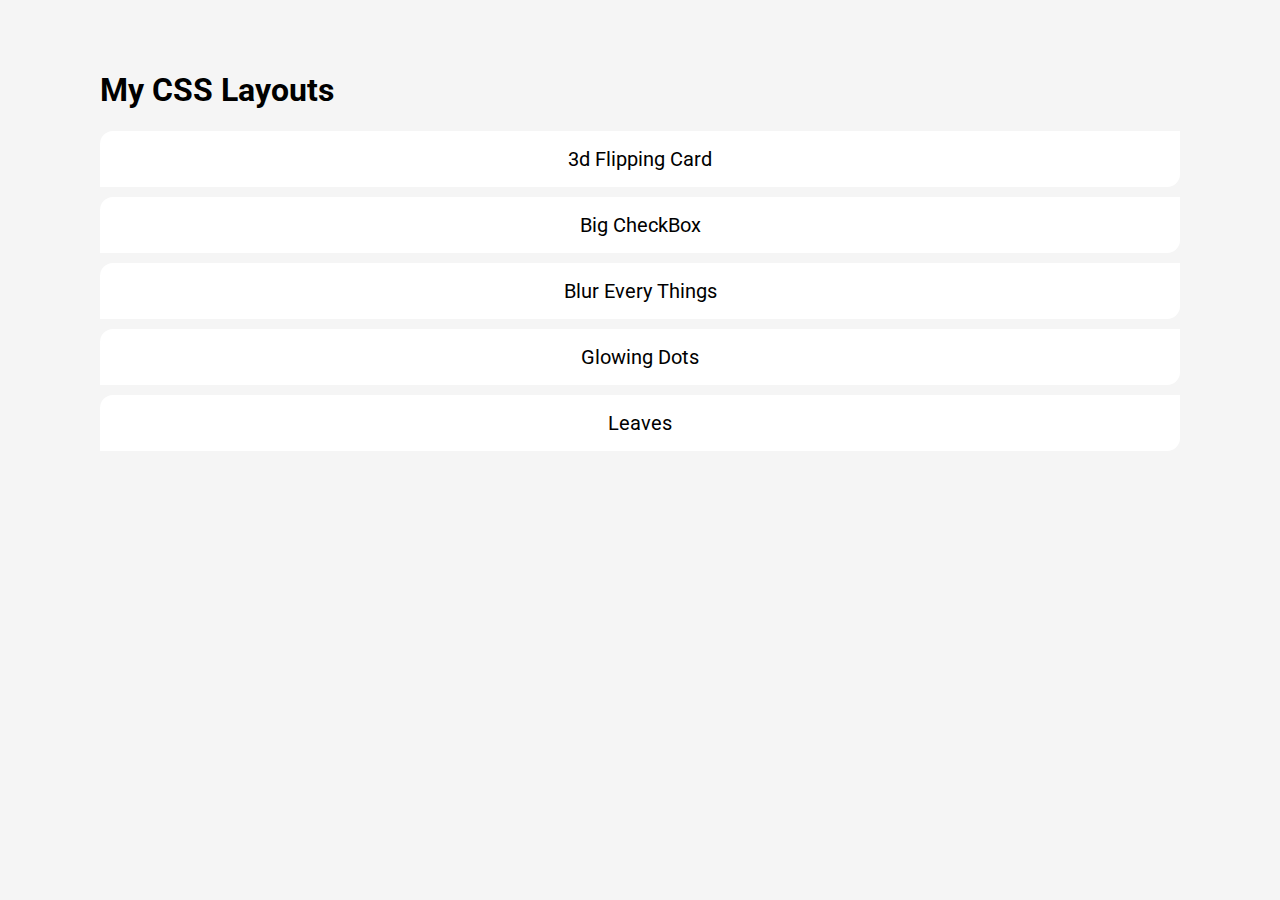
<file: index.html>
<!DOCTYPE html>
<html lang="en">
<head>
    <meta charset="UTF-8">
    <meta http-equiv="X-UA-Compatible" content="IE=edge">
    <meta name="viewport" content="width=device-width, initial-scale=1.0">
    <title>My Css Layouts</title>
    
    <link rel="preload" as="style" href="https://fonts.googleapis.com/css2?family=Poppins:wght@600&amp;family=Roboto:wght@300;400;500;700&amp;display=swap"/>
    <link rel="stylesheet" href="https://fonts.googleapis.com/css2?family=Poppins:wght@600&amp;family=Roboto:wght@300;400;500;700&amp;display=swap" media="print" onload="this.media='all'"/>
    
    <style>
        body {
            padding: 0; margin: 0; box-sizing: border-box;background-color: rgb(245, 245, 245);
            font-family: "Roboto",sans-serif;
        }
        main.container {
            max-width: 1100px;
            margin: 50px auto;
        }
        .wrapper {
            margin: 0 10px;
            display: flex;
            flex-direction: column;
            justify-content: center;
        }
        .item {
            width: auto;
            margin-bottom: 10px;
            background-color: white;
            border-radius: 13px 0;
            padding: 1rem 2rem;
            text-align: center;
        }
        .item a {
            font-size: 15pt;
            text-decoration: none;
            color: black !important;
            display: block;
        }

    </style>
</head>
<body>

    <main class="container">
        <div class="wrapper">

            <h1>My CSS Layouts</h1>

            <div class="item">
                <a href="https://loquacious-klepon-59b03e.netlify.app/3dFlippingCard/">3d Flipping Card</a>
            </div>

            <div class="item">
                <a href="https://loquacious-klepon-59b03e.netlify.app/BigCheckBox/">Big CheckBox</a>
            </div>

            <div class="item">
                <a href="https://loquacious-klepon-59b03e.netlify.app/BlurEveryThings/">Blur Every Things</a>
            </div>

            <div class="item">
                <a href="https://loquacious-klepon-59b03e.netlify.app/GlowingDots/">Glowing Dots</a>
            </div>

            <div class="item">
                <a href="https://loquacious-klepon-59b03e.netlify.app/Leaves/">Leaves</a>
            </div>

        </div>
    </main>

</body>
</html>
</file>
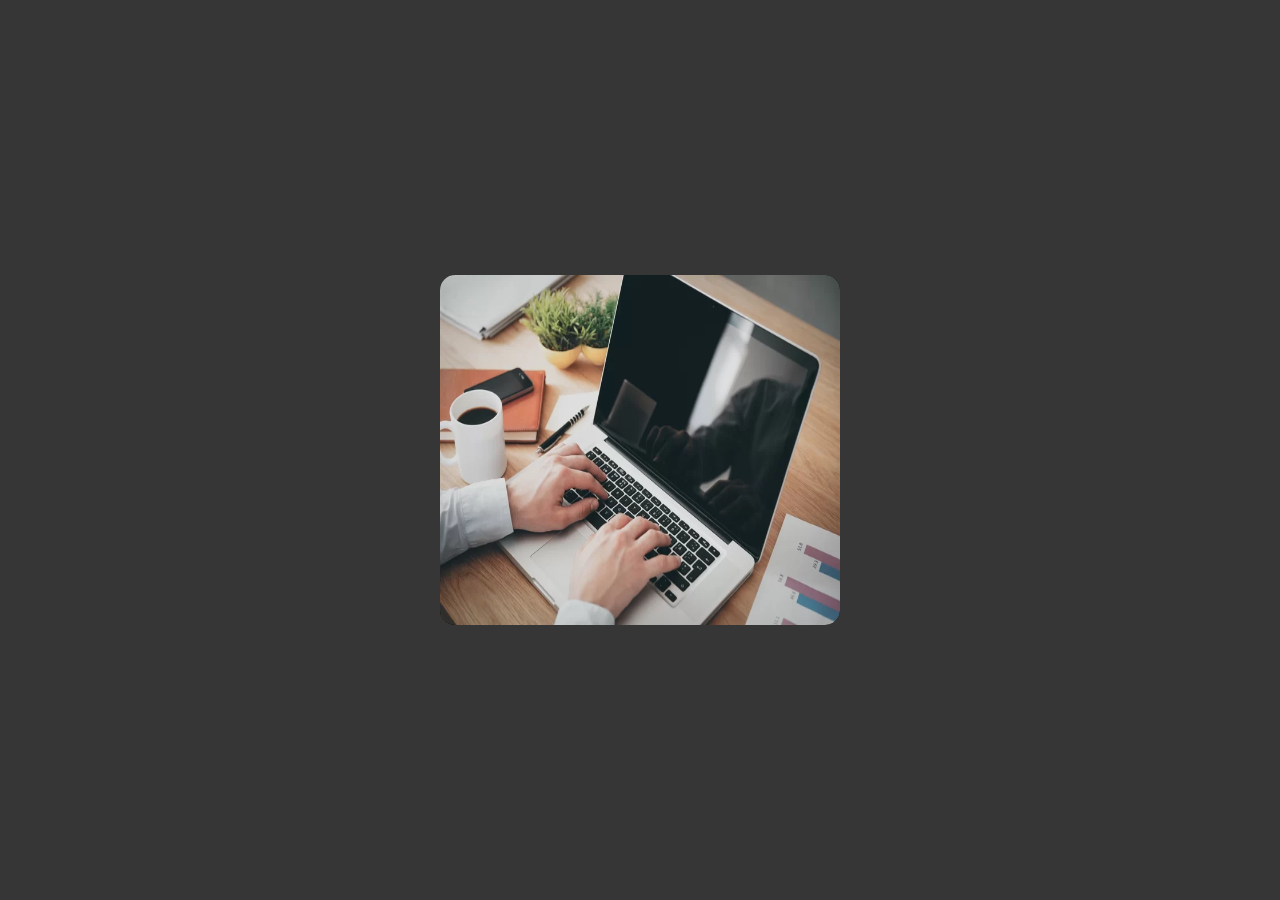
<file: 3dFlippingCard/index.html>
<!DOCTYPE html>
<html lang="en">
<head>
    <meta charset="UTF-8">
    <meta http-equiv="X-UA-Compatible" content="IE=edge">
    <meta name="viewport" content="width=device-width, initial-scale=1.0">
    <title>3D Image</title>
    <link rel="stylesheet" href="css/custom.css">

</head>
<body>
    
    <div class="card">

        <div class="front">
            <img src="img/bg.webp">
        </div>

        <div class="back">
            <div class="detail">
                <h1>Peaka</h1>
                <p>FullStack Developer (Python ~ Django)</p>
            </div>
        </div>
    </div>

</body>
</html>
</file>
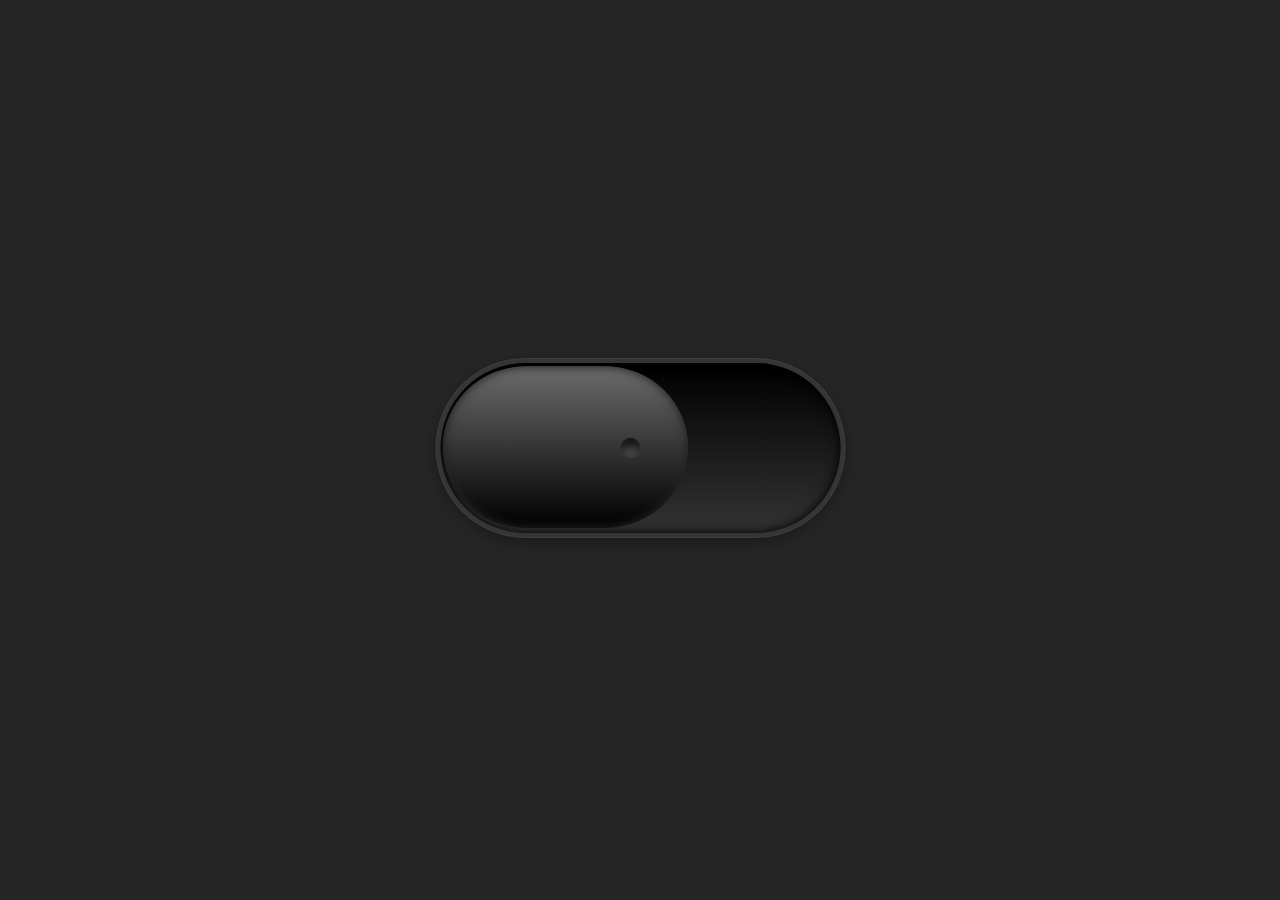
<file: BigCheckBox/index.html>
<!DOCTYPE html>
<html lang="en">
<head>
    <meta charset="UTF-8">
    <meta http-equiv="X-UA-Compatible" content="IE=edge">
    <meta name="viewport" content="width=device-width, initial-scale=1.0">
    <link rel="stylesheet" href="css/custom.css">
    <title>Big CheckBox</title>
</head>
<body>

    <div class="container">
        <input type="checkbox">
    </div>
    
</body>
</html>
</file>
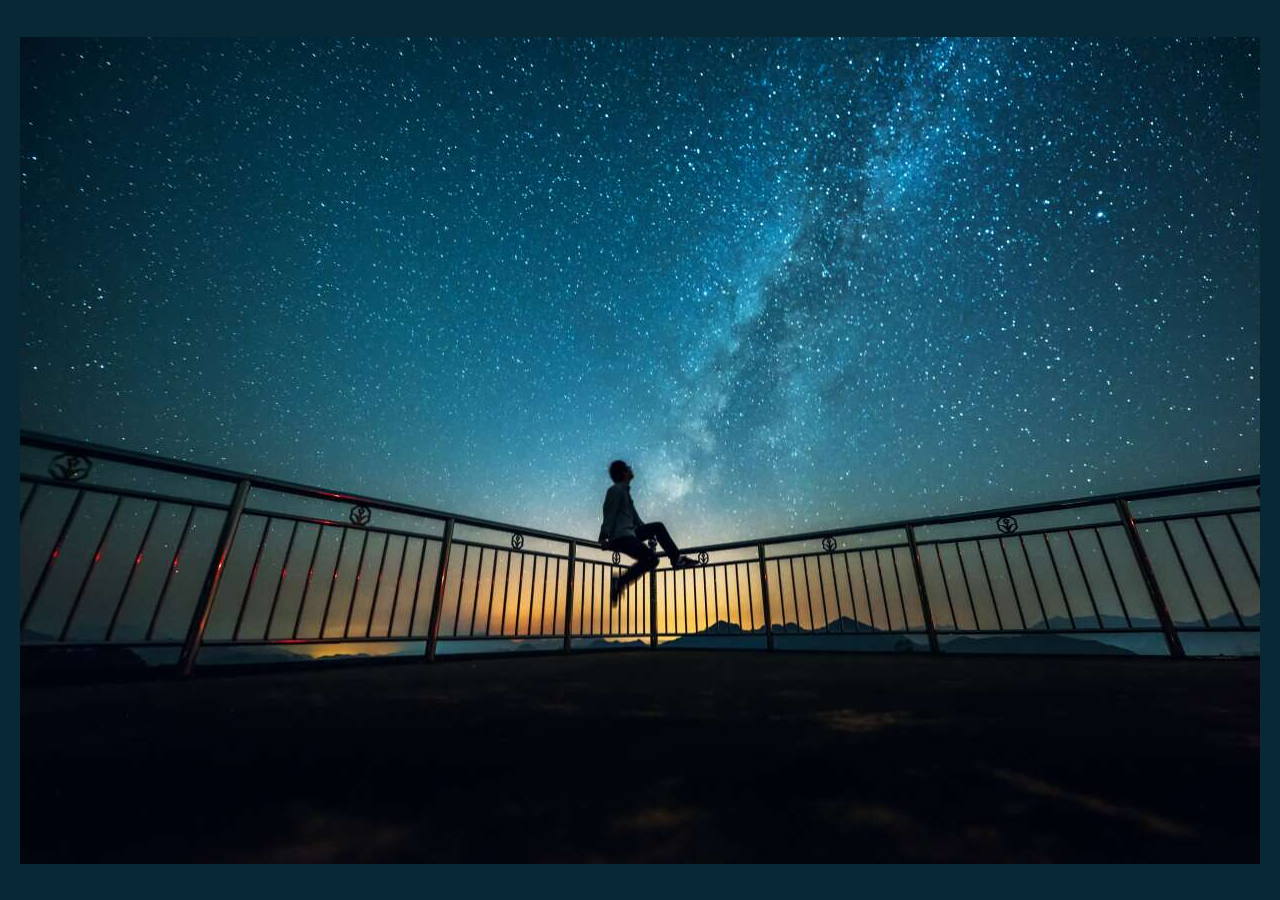
<file: BlurEveryThings/index.html>
<!DOCTYPE html>
<html lang="en">
<head>
    <meta charset="UTF-8">
    <meta http-equiv="X-UA-Compatible" content="IE=edge">
    <meta name="viewport" content="width=device-width, initial-scale=1.0">
    <title>Blur Every Things</title>
    
    <link rel="stylesheet" href="css/custom.css">

</head>
<body>
    
    <section>
        <div class="layer2"></div>
        <div class="layer1"></div>
    </section>

</body>
</html>
</file>
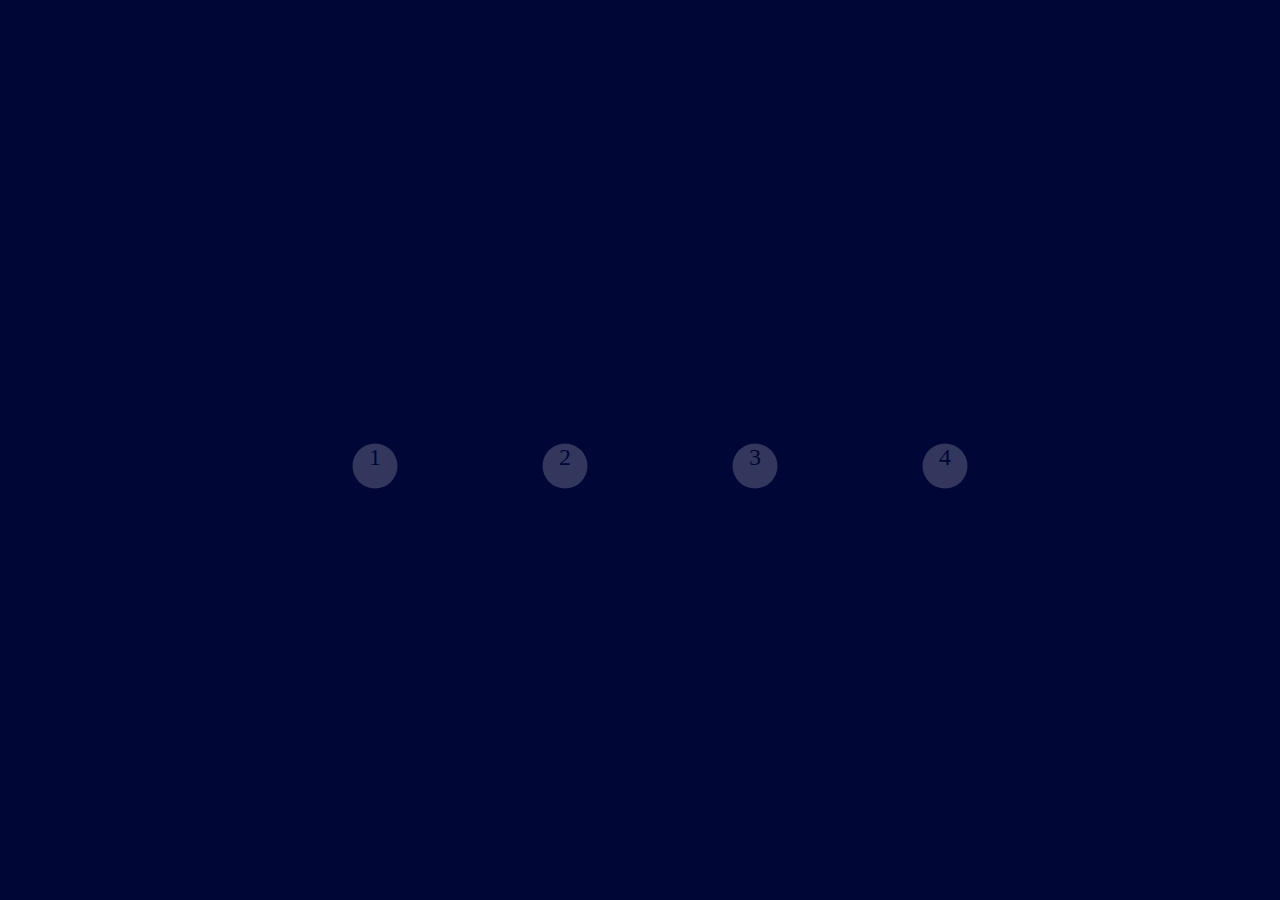
<file: GlowingDots/index.html>
<!DOCTYPE html>
<html lang="en">
<head>
    <meta charset="UTF-8">
    <meta http-equiv="X-UA-Compatible" content="IE=edge">
    <meta name="viewport" content="width=device-width, initial-scale=1.0">
    <title>Glowing Dots</title>
    <link rel="stylesheet" href="css/custom.css">
</head>
<body>
    
    <ul>
        <li>1</li>
        <li>2</li>
        <li>3</li>
        <li>4</li>
    </ul>

</body>
</html>
</file>
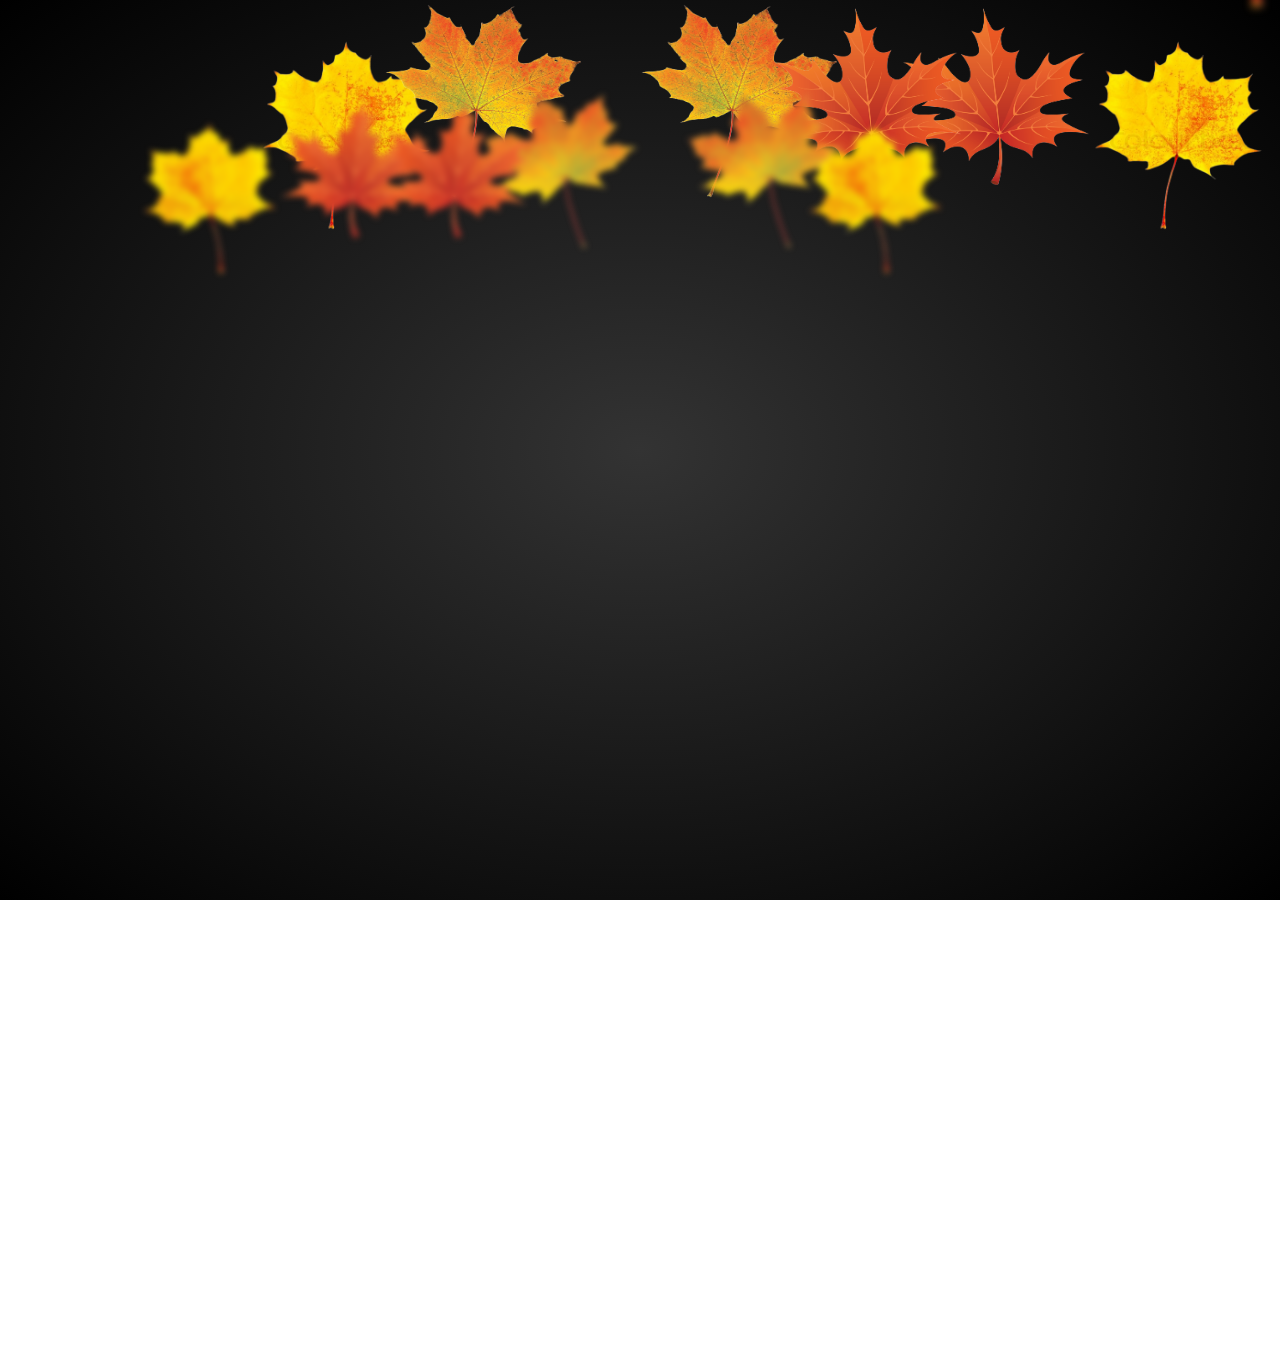
<file: Leaves/index.html>
<!DOCTYPE html>
<html lang="en">
<head>
    <meta charset="UTF-8">
    <meta http-equiv="X-UA-Compatible" content="IE=edge">
    <meta name="viewport" content="width=device-width, initial-scale=1.0">
    <title>Leaves</title>

    <link rel="stylesheet" href="css/custom.css">

</head>
<body>

    <section>
        <div class="set">
            <div><img src="./img/1.png" class="img1"></div>
            <div><img src="./img/2.png" class="img2"></div>
            <div><img src="./img/3.png" class="img3"></div>
            <div><img src="./img/1.png" class="img1"></div>
            <div><img src="./img/2.png" class="img2"></div>
            <div><img src="./img/3.png" class="img3"></div>
        </div>
        <div class="set set2">
            <div><img src="./img/1.png" class="img1"></div>
            <div><img src="./img/2.png" class="img2"></div>
            <div><img src="./img/3.png" class="img3"></div>
            <div><img src="./img/1.png" class="img1"></div>
            <div><img src="./img/2.png" class="img2"></div>
            <div><img src="./img/3.png" class="img3"></div>
        </div>
        <div class="set set3">
            <div><img src="./img/1.png" class="img1"></div>
            <div><img src="./img/2.png" class="img2"></div>
            <div><img src="./img/3.png" class="img3"></div>
            <div><img src="./img/1.png" class="img1"></div>
            <div><img src="./img/2.png" class="img2"></div>
            <div><img src="./img/3.png" class="img3"></div>
        </div>
    </section>

</body>
</html>
</file>
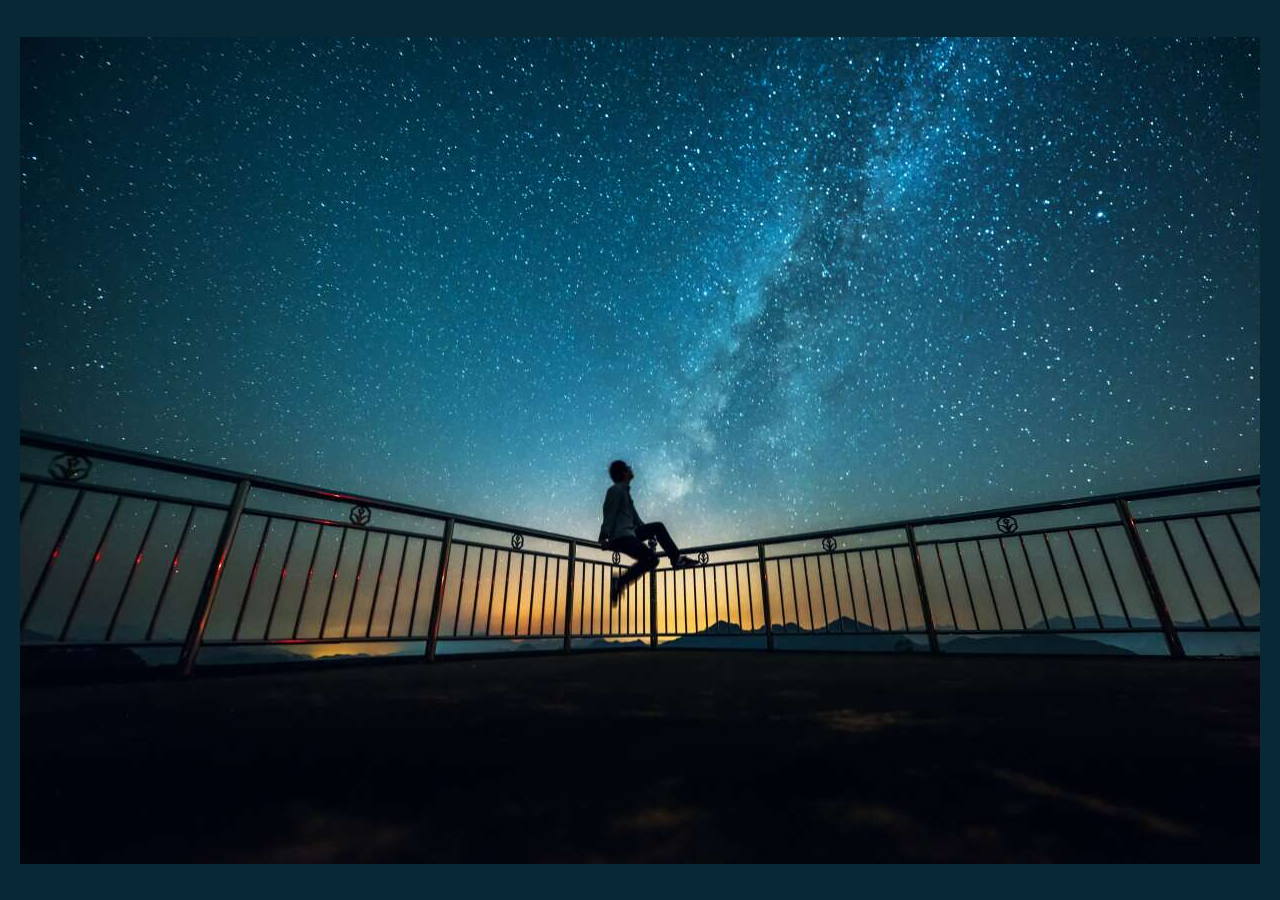
<file: BlurEveryThings/home.html>
<!DOCTYPE html>
<html lang="en">
<head>
    <meta charset="UTF-8">
    <meta http-equiv="X-UA-Compatible" content="IE=edge">
    <meta name="viewport" content="width=device-width, initial-scale=1.0">
    <title>Blur Every Things</title>
    
    <link rel="stylesheet" href="css/custom.css">

</head>
<body>
    
    <section>
        <div class="layer2"></div>
        <div class="layer1"></div>

    </section>

</body>
</html>
</file>
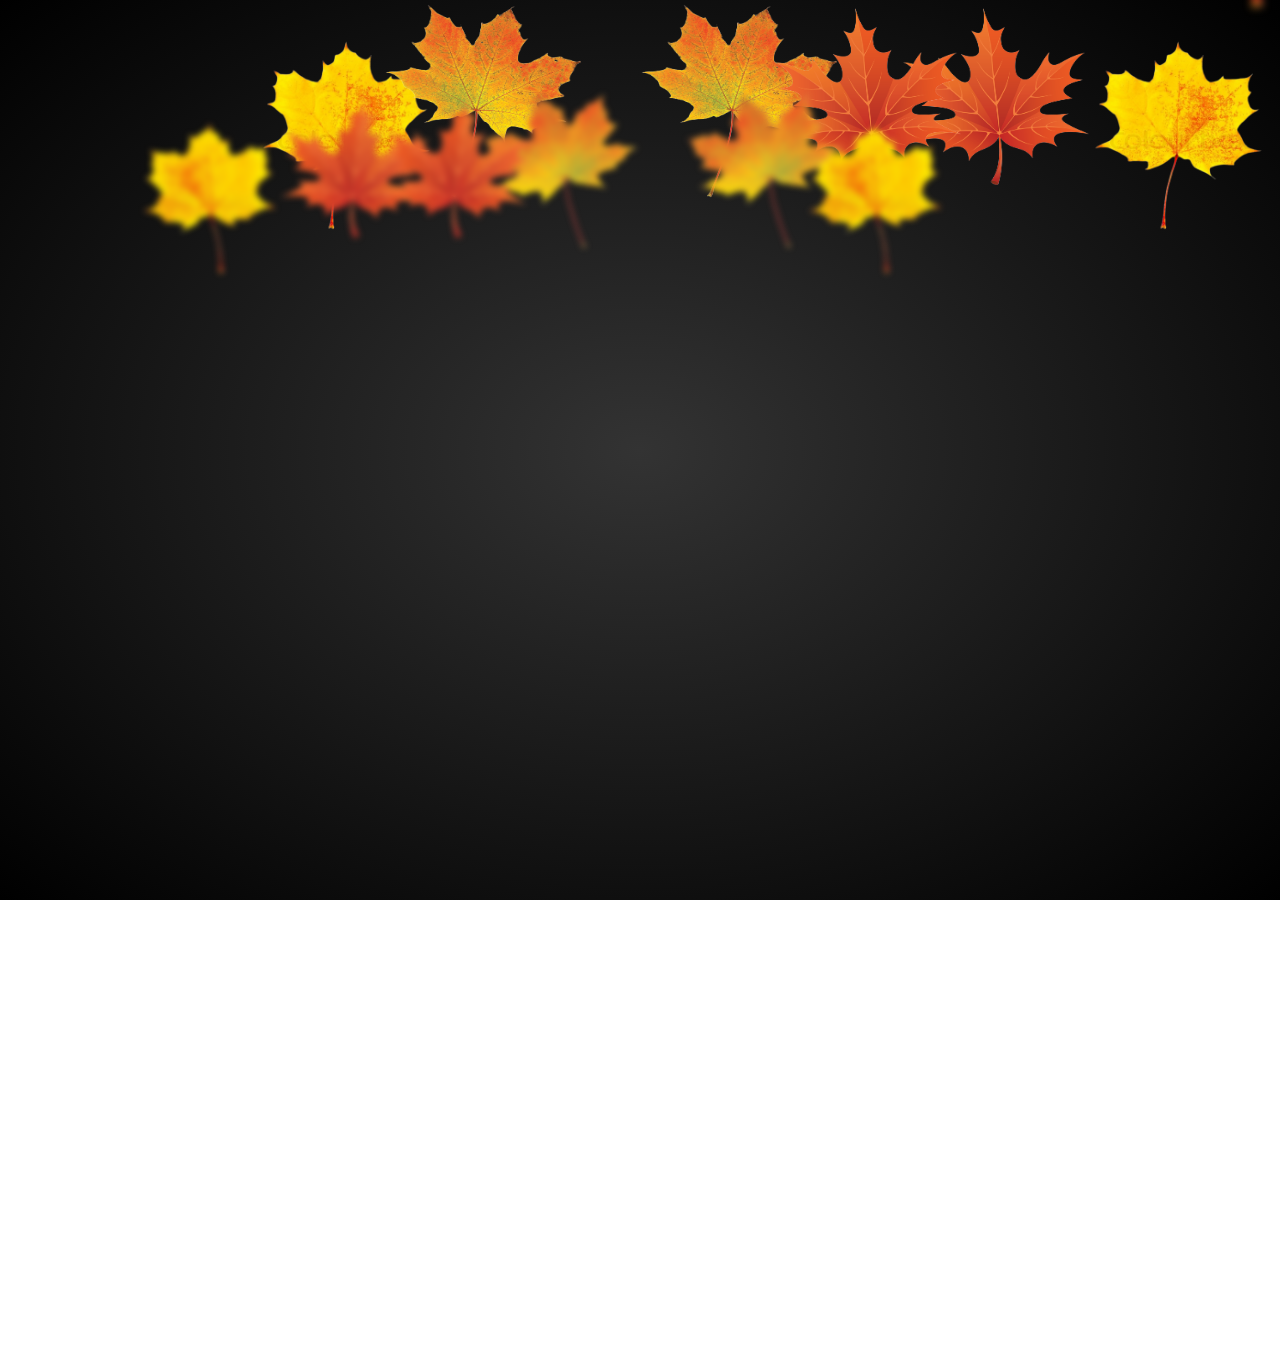
<file: Leaves/leaves.html>
<!DOCTYPE html>
<html lang="en">
<head>
    <meta charset="UTF-8">
    <meta http-equiv="X-UA-Compatible" content="IE=edge">
    <meta name="viewport" content="width=device-width, initial-scale=1.0">
    <title>Leaves</title>

    <link rel="stylesheet" href="leaves.css">

</head>
<body>

    <section>
        <div class="set">
            <div><img src="./img/1.png" class="img1"></div>
            <div><img src="./img/2.png" class="img2"></div>
            <div><img src="./img/3.png" class="img3"></div>
            <div><img src="./img/1.png" class="img1"></div>
            <div><img src="./img/2.png" class="img2"></div>
            <div><img src="./img/3.png" class="img3"></div>
        </div>
        <div class="set set2">
            <div><img src="./img/1.png" class="img1"></div>
            <div><img src="./img/2.png" class="img2"></div>
            <div><img src="./img/3.png" class="img3"></div>
            <div><img src="./img/1.png" class="img1"></div>
            <div><img src="./img/2.png" class="img2"></div>
            <div><img src="./img/3.png" class="img3"></div>
        </div>
        <div class="set set3">
            <div><img src="./img/1.png" class="img1"></div>
            <div><img src="./img/2.png" class="img2"></div>
            <div><img src="./img/3.png" class="img3"></div>
            <div><img src="./img/1.png" class="img1"></div>
            <div><img src="./img/2.png" class="img2"></div>
            <div><img src="./img/3.png" class="img3"></div>
        </div>
    </section>

</body>
</html>
</file>
<file: 3dFlippingCard/css/custom.css>
body{background-color:#363636}.card{position:absolute;top:50%;left:50%;transform:translate(-50%, -50%);height:350px;width:400px;perspective:600px;transform-style:preserve-3d}.card .front{position:absolute;top:0;left:0;background-color:#000;backface-visibility:hidden;width:100%;height:100%;transform:rotateX(0deg);transition:3s;border-radius:15px}.card .front img{height:100%;width:100%;border-radius:15px}.card .back{position:absolute;top:0;left:0;background-color:#646464;backface-visibility:hidden;width:100%;border-radius:15px;height:100%;transform:rotateX(180deg);transition:3s}.card .back .detail{position:absolute;top:50%;transform:translateY(-50%);padding:20px;text-align:center}.card .back .detail h1{font-size:35pt}.card .back .detail p{min-width:360px}.card .back::before{content:'';position:absolute;top:0;right:50%;border-radius:15px 0 0 15px;width:50%;height:100%;background-color:#cacaca}.card:hover .front{transform:rotateX(-180deg)}.card:hover .back{transform:rotateX(0deg)}
</file>
<file: BigCheckBox/css/custom.css>
body{padding:0;margin:0;box-sizing:border-box;background-color:#262626;height:100vh}body .container{position:absolute;top:50%;left:50%;transform:translate(-50%, -50%)}body .container input[type='checkbox']{position:relative;height:170px;width:400px;appearance:none;background:linear-gradient(0deg, #333, #000);outline:none;border-radius:100px;box-shadow:0 0 0 4px #353535,0 0 0 5px #3e3e3e,inset 0 0 10px #000,0 5px 20px rgba(0,0,0,0.5),inset 0 0 15px rgba(0,0,0,0.2);transition:0.5s}body .container input[type='checkbox']::before{content:'';position:absolute;top:0;left:0;bottom:4px;height:168px;width:250px;background:linear-gradient(0deg, #000, #6b6b6b);border-radius:100px;box-shadow:inset 0 0 10px 1px #232323;transform:scale(0.98, 0.96);transition:0.5s}body .container input[type='checkbox']::after{content:'';position:absolute;top:75px;left:180px;height:20px;width:20px;background:linear-gradient(0deg, #6b6b6b, #000);border-radius:15px;box-shadow:inset 0 0 10px 1px #232323;transition:0.5s}body .container input:checked[type='checkbox']{background:linear-gradient(0deg, #6dd1ff, #20b7ff)}body .container input:checked[type='checkbox']::before{left:150px}body .container input:checked[type='checkbox']::after{background:#63cdff;left:330px;box-shadow:0 0 5px #13b3ff, 0 0 15px #13b3ff}
</file>
<file: BlurEveryThings/css/custom.css>
body{padding:0;margin:0;box-sizing:border-box;background-color:#082835}section .layer1{position:absolute;left:0;top:0;background:url("../img/bg.jpg");background-repeat:no-repeat;background-position:center;background-attachment:fixed;transition:all 0.3s;height:100vh;width:100%}section .layer2{position:absolute;left:50%;top:50%;transform:translate(-50%, -50%);background:url("../img/bg.jpg");background-position:center;height:450px;width:600px;transition:all 0.3s;z-index:1}section .layer2:hover{box-shadow:0px 25px 60px rgba(0,0,0,0.8);transform:translate(-50%, -50%) scale(1.1)}section .layer2:hover ~ .layer1{filter:blur(10px);transform:scale(0.9)}
</file>
<file: GlowingDots/css/custom.css>
body{padding:0;margin:0;box-sizing:border-box;background-color:#000635}body ul{list-style:none;position:absolute;top:50%;left:50%;transform:translate(-50%, -50%);display:flex}body ul li{text-align:center;height:30px;color:#000635;width:30px;margin:0 80px;background-color:rgba(255,255,255,0.2);border-radius:150%;transform:scale(1.5);transition:0.5s}body ul li:hover{background-color:white;box-shadow:0 0 10px #fff,0 0 20px #fff,0 0 30px #fff,0 0 40px #fff,0 0 50px #fff,0 0 60px #fff,0 0 70px #fff,0 0 80px #fff,0 0 90px #fff,0 0 100px #fff,0 0 110px #fff,0 0 120px #fff}
</file>
<file: Leaves/css/custom.css>
.img1{height:280px}.img2{height:200px;width:200px}.img3{height:200px;width:200px}body{overflow:hidden;padding:0;margin:0}body section{position:absolute;width:100%;height:100%;background:radial-gradient(#333, #000)}body section .set{position:absolute;top:0;left:0;height:100%;width:100%}body section .set div{position:absolute}body section .set div:nth-child(1){left:20%;animation:animate1 15s -2s linear infinite}body section .set div:nth-child(2){left:50%;animation:animate1 20s linear infinite}body section .set div:nth-child(3){left:70%;animation:animate1 25s -5s linear infinite}body section .set div:nth-child(4){left:85%;animation:animate1 13s linear infinite}body section .set div:nth-child(5){left:30%;animation:animate1 18s -3s linear infinite}body section .set div:nth-child(6){left:60%;animation:animate1 23s -4s linear infinite}@keyframes animate1{0%{top:-10%;opacity:0}15%{transform:translateX(-20%) rotate(45deg);opacity:1}30%{transform:translateX(-20%) rotate(90deg)}45%{transform:translateX(20%) rotate(135deg)}60%{transform:translateX(-20%) rotate(180deg)}75%{transform:translateX(-20%) rotate(225deg)}100%{top:110%;opacity:1}}.set2{transform:scale(2) rotateY(180deg);filter:blur(2px)}.set3{transform:scale(0.8) rotateY(180deg);filter:blur(4px)}
</file>
<file: Leaves/leaves.css>
.img1{height:280px}.img2{height:200px;width:200px}.img3{height:200px;width:200px}body{overflow:hidden;padding:0;margin:0}body section{position:absolute;width:100%;height:100%;background:radial-gradient(#333, #000)}body section .set{position:absolute;top:0;left:0;height:100%;width:100%}body section .set div{position:absolute}body section .set div:nth-child(1){left:20%;animation:animate1 15s -2s linear infinite}body section .set div:nth-child(2){left:50%;animation:animate1 20s linear infinite}body section .set div:nth-child(3){left:70%;animation:animate1 25s -5s linear infinite}body section .set div:nth-child(4){left:85%;animation:animate1 13s linear infinite}body section .set div:nth-child(5){left:30%;animation:animate1 18s -3s linear infinite}body section .set div:nth-child(6){left:60%;animation:animate1 23s -4s linear infinite}@keyframes animate1{0%{top:-10%;opacity:0}15%{transform:translateX(-20%) rotate(45deg);opacity:1}30%{transform:translateX(-20%) rotate(90deg)}45%{transform:translateX(20%) rotate(135deg)}60%{transform:translateX(-20%) rotate(180deg)}75%{transform:translateX(-20%) rotate(225deg)}100%{top:110%;opacity:1}}.set2{transform:scale(2) rotateY(180deg);filter:blur(2px)}.set3{transform:scale(0.8) rotateY(180deg);filter:blur(4px)}
</file>
